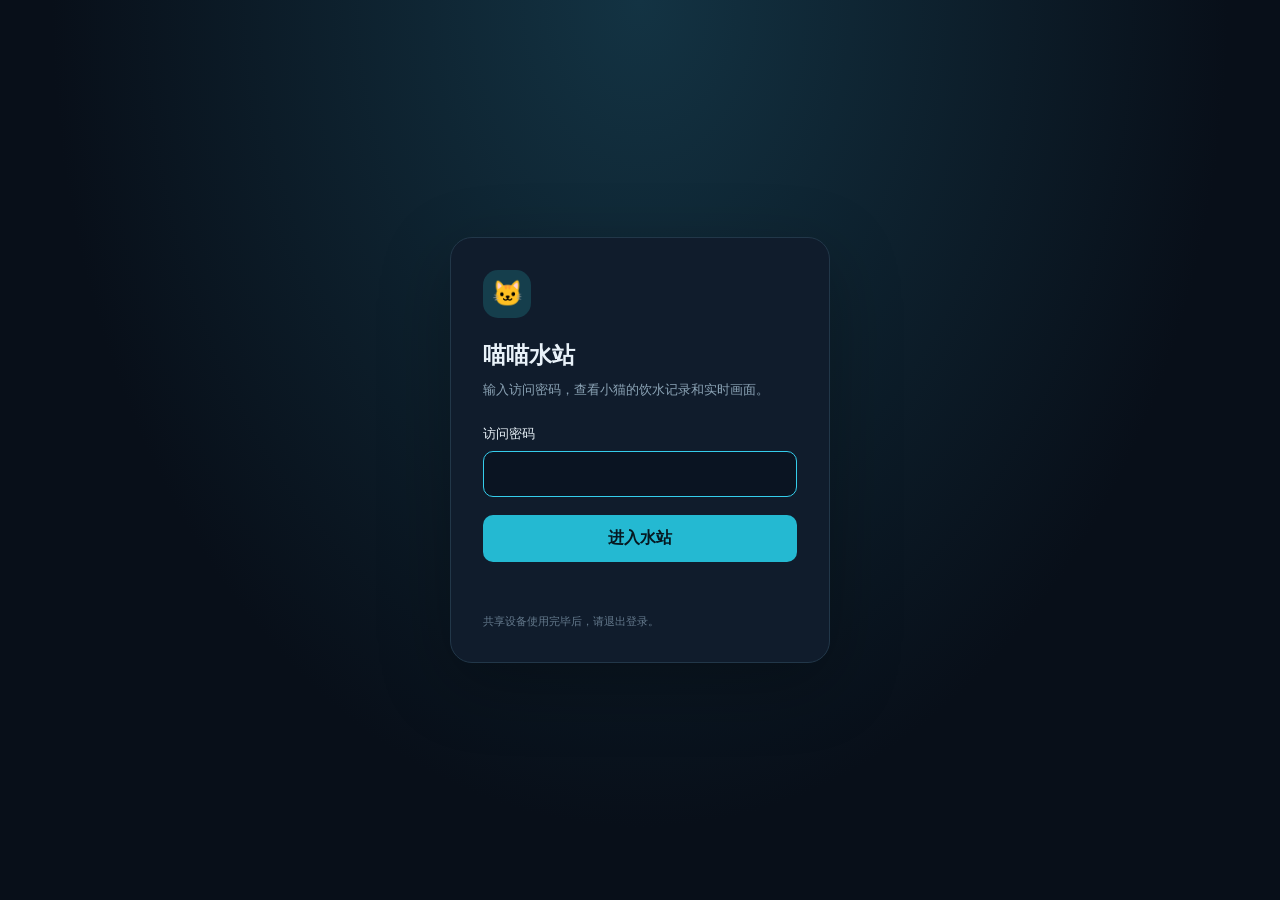
<file: catcam/static/login.html>
<!doctype html><html lang="zh"><head><meta charset="utf-8"><meta name="viewport" content="width=device-width,initial-scale=1"><title>登录 · 喵喵水站</title>
<style>
:root{color-scheme:dark;font-family:-apple-system,BlinkMacSystemFont,"PingFang SC",sans-serif;color:#e9f2f9;background:#080f19}*{box-sizing:border-box}body{margin:0;min-height:100vh;display:grid;place-items:center;padding:24px;background:radial-gradient(ellipse at 50% 0%,#133343 0%,#080f19 65%)}.login{width:100%;max-width:380px;background:#101c2c;border:1px solid #223749;border-radius:22px;padding:32px;box-shadow:0 20px 70px #0004}.mark{display:grid;place-items:center;width:48px;height:48px;border-radius:15px;background:#153e4c;color:#35cdec;font-size:25px}h1{font-size:23px;margin:22px 0 8px}p{font-size:13px;line-height:1.7;color:#8ba3b5;margin:0 0 24px}label{display:block;font-size:13px;margin-bottom:8px}input{width:100%;border:1px solid #2a4257;background:#0a1422;color:#e9f2f9;border-radius:10px;padding:13px;font:inherit;outline:none}input:focus{border-color:#35cdec}button{width:100%;border:0;border-radius:10px;padding:13px;margin-top:18px;background:#24b9d2;color:#061820;font:inherit;font-weight:700;cursor:pointer}button:disabled{opacity:.5;cursor:wait}#error{font-size:12px;color:#ff8b90;min-height:18px;margin-top:12px}.foot{margin:20px 0 0;font-size:11px;color:#64798c}
</style></head><body><main class="login"><div class="mark">🐱</div><h1>喵喵水站</h1><p>输入访问密码，查看小猫的饮水记录和实时画面。</p><form id="loginForm"><label for="password">访问密码</label><input id="password" type="password" autocomplete="current-password" maxlength="256" required autofocus><button id="submit" type="submit">进入水站</button><div id="error" role="alert"></div></form><p class="foot">共享设备使用完毕后，请退出登录。</p></main><script>
document.querySelector('#loginForm').addEventListener('submit',async e=>{e.preventDefault();const button=document.querySelector('#submit'),error=document.querySelector('#error');button.disabled=true;error.textContent='';try{const response=await fetch('/api/auth/login',{method:'POST',headers:{'Content-Type':'application/json'},body:JSON.stringify({password:document.querySelector('#password').value})});const result=await response.json();if(response.ok)location.replace('/');else error.textContent=result.detail||'登录失败';}catch(e){error.textContent='连接失败，请重试';}finally{button.disabled=false;}});
</script></body></html>
</file>
